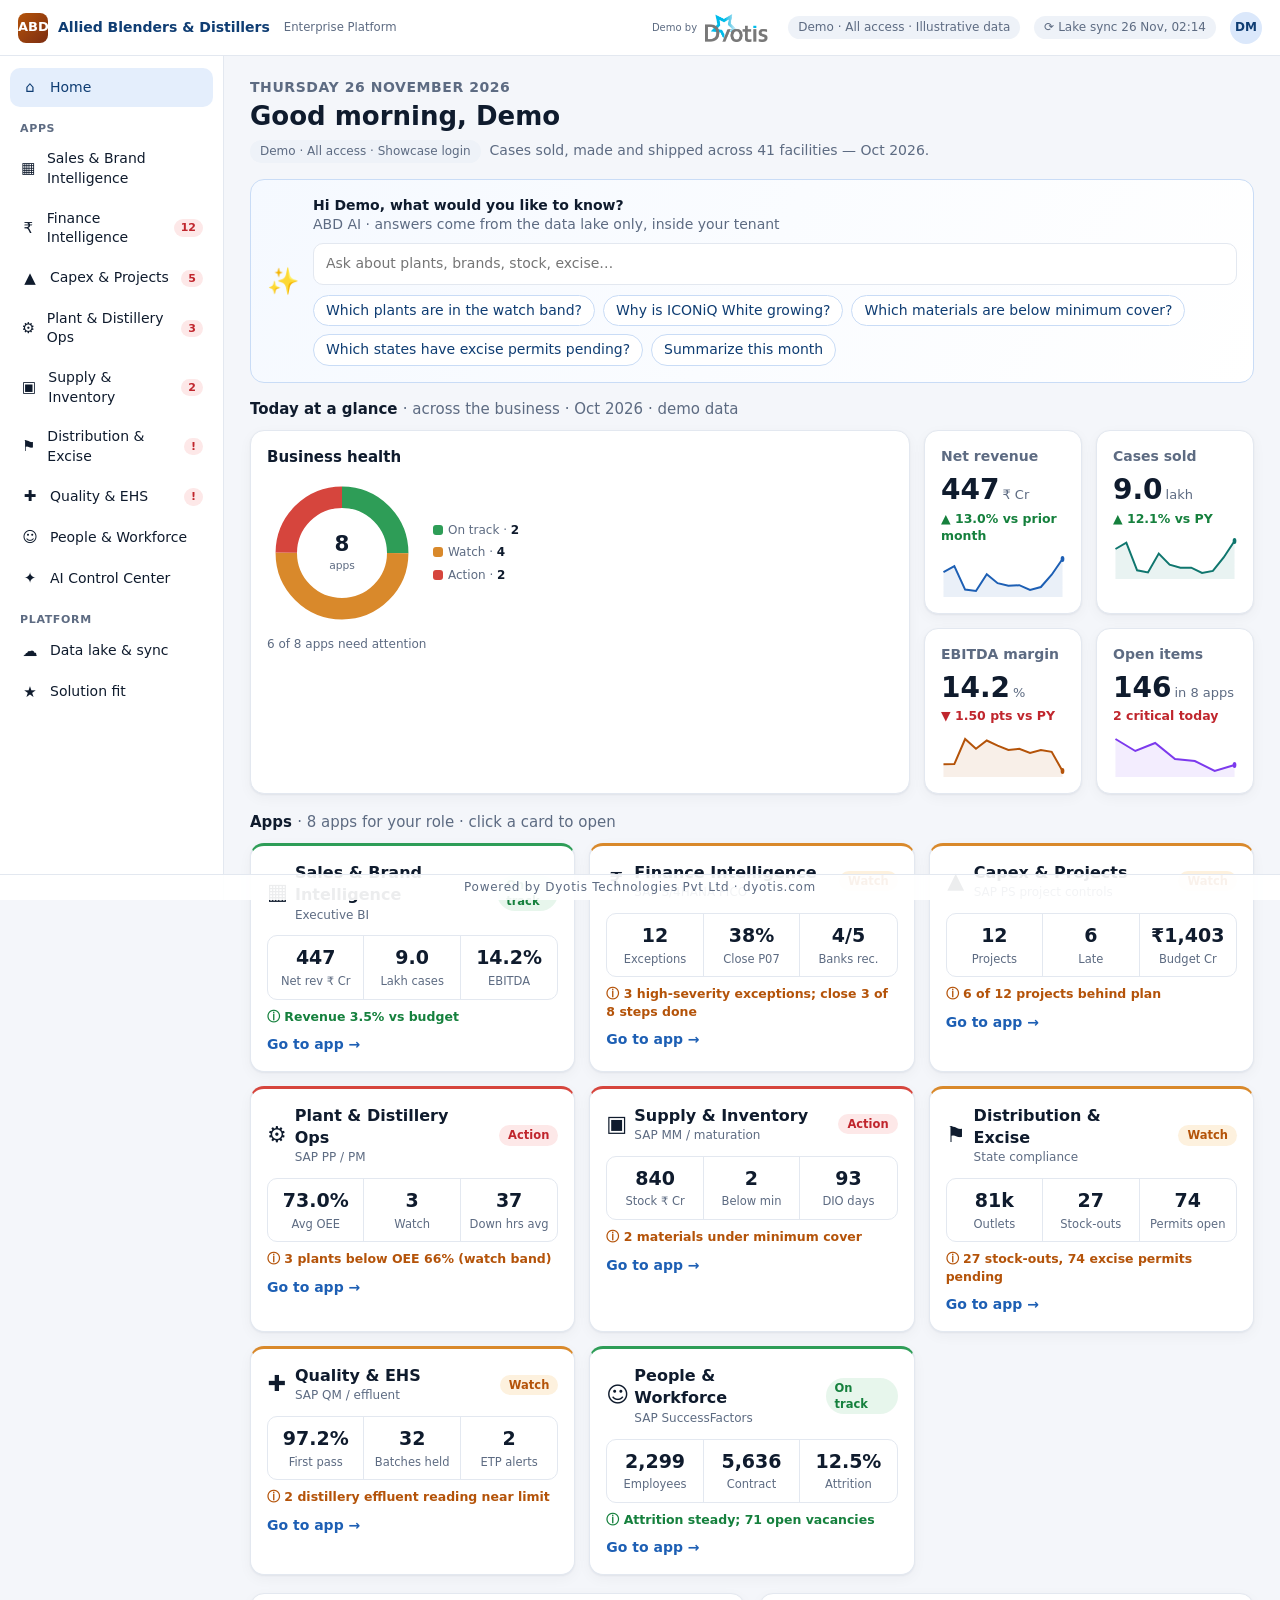
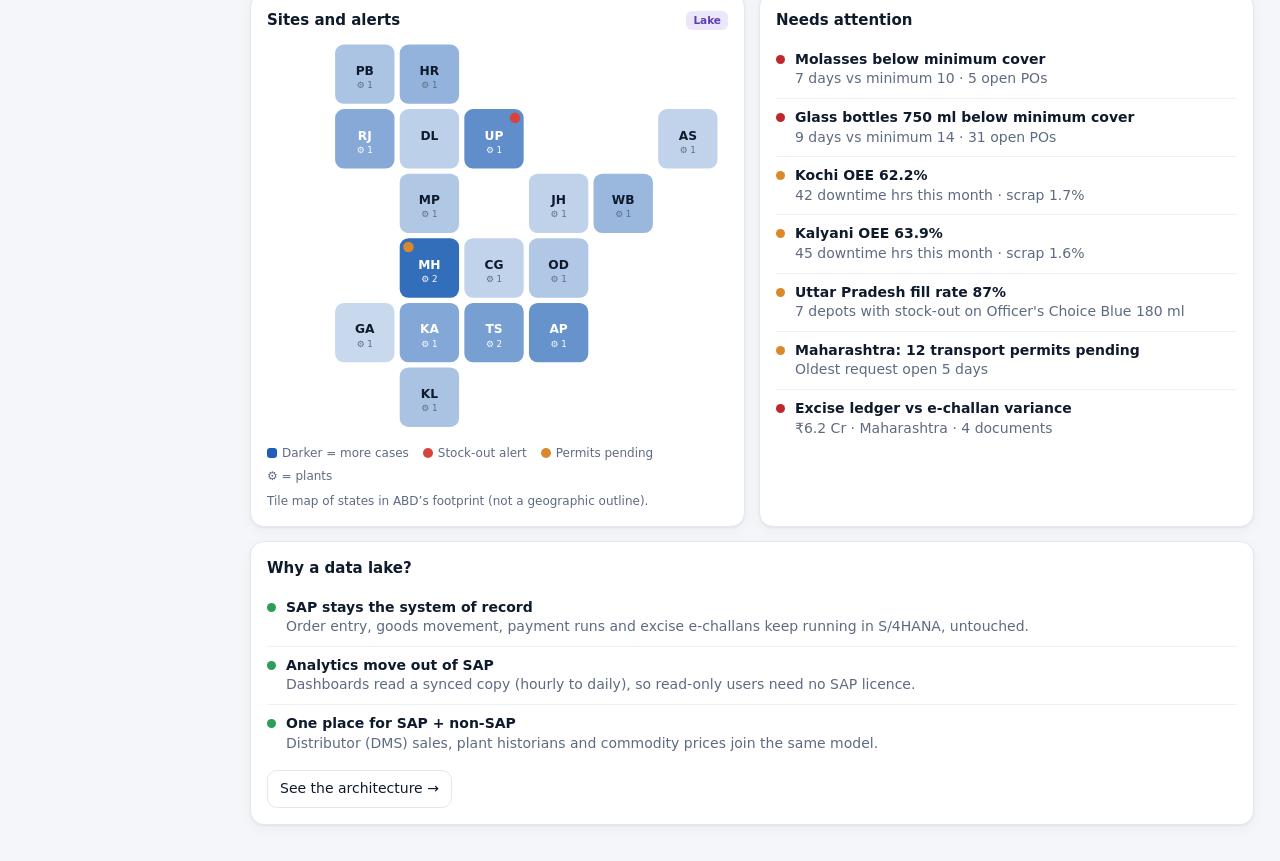
<file: index.html>
<!doctype html>
<html lang="en"><head><meta charset="utf-8"><meta name="viewport" content="width=device-width,initial-scale=1">
<title>ABD Enterprise Platform (Demo)</title>
<link rel="icon" href="data:image/svg+xml,%3Csvg xmlns='http://www.w3.org/2000/svg' viewBox='0 0 32 32'%3E%3Crect width='32' height='32' rx='8' fill='%23b45309'/%3E%3Ctext x='16' y='21' font-size='13' text-anchor='middle' fill='white' font-family='Arial' font-weight='700'%3EABD%3C/text%3E%3C/svg%3E">
<link rel="stylesheet" href="style.css?v=5"></head>
<body>
<header class="top">
  <button class="btn mob" id="burger" aria-label="Menu">☰</button>
  <div class="logo" onclick="location.hash='#/home'"><i>ABD</i>Allied Blenders &amp; Distillers<small>Enterprise Platform</small></div>
  <span class="sp"></span>
  <a class="dy" href="https://dyotis.com" target="_blank" rel="noopener" title="A Dyotis demo"><small>Demo by</small><img src="assets/dyotis-logo.png" alt="Dyotis"></a>
  <span class="chip">Demo · All access · Illustrative data</span>
  <span class="chip" title="Last successful lake sync">⟳ Lake sync 26 Nov, 02:14</span>
  <div class="avatar">DM</div>
</header>
<div class="shell"><nav class="side" id="side"></nav><main id="view"></main></div>
<a class="foot" href="https://dyotis.com" target="_blank" rel="noopener">Powered by Dyotis Technologies Pvt Ltd · dyotis.com</a>
<div id="tip"></div><div id="toast"></div>
<script src="data.js?v=2"></script><script src="app.js?v=2"></script>
</body></html>
</file>
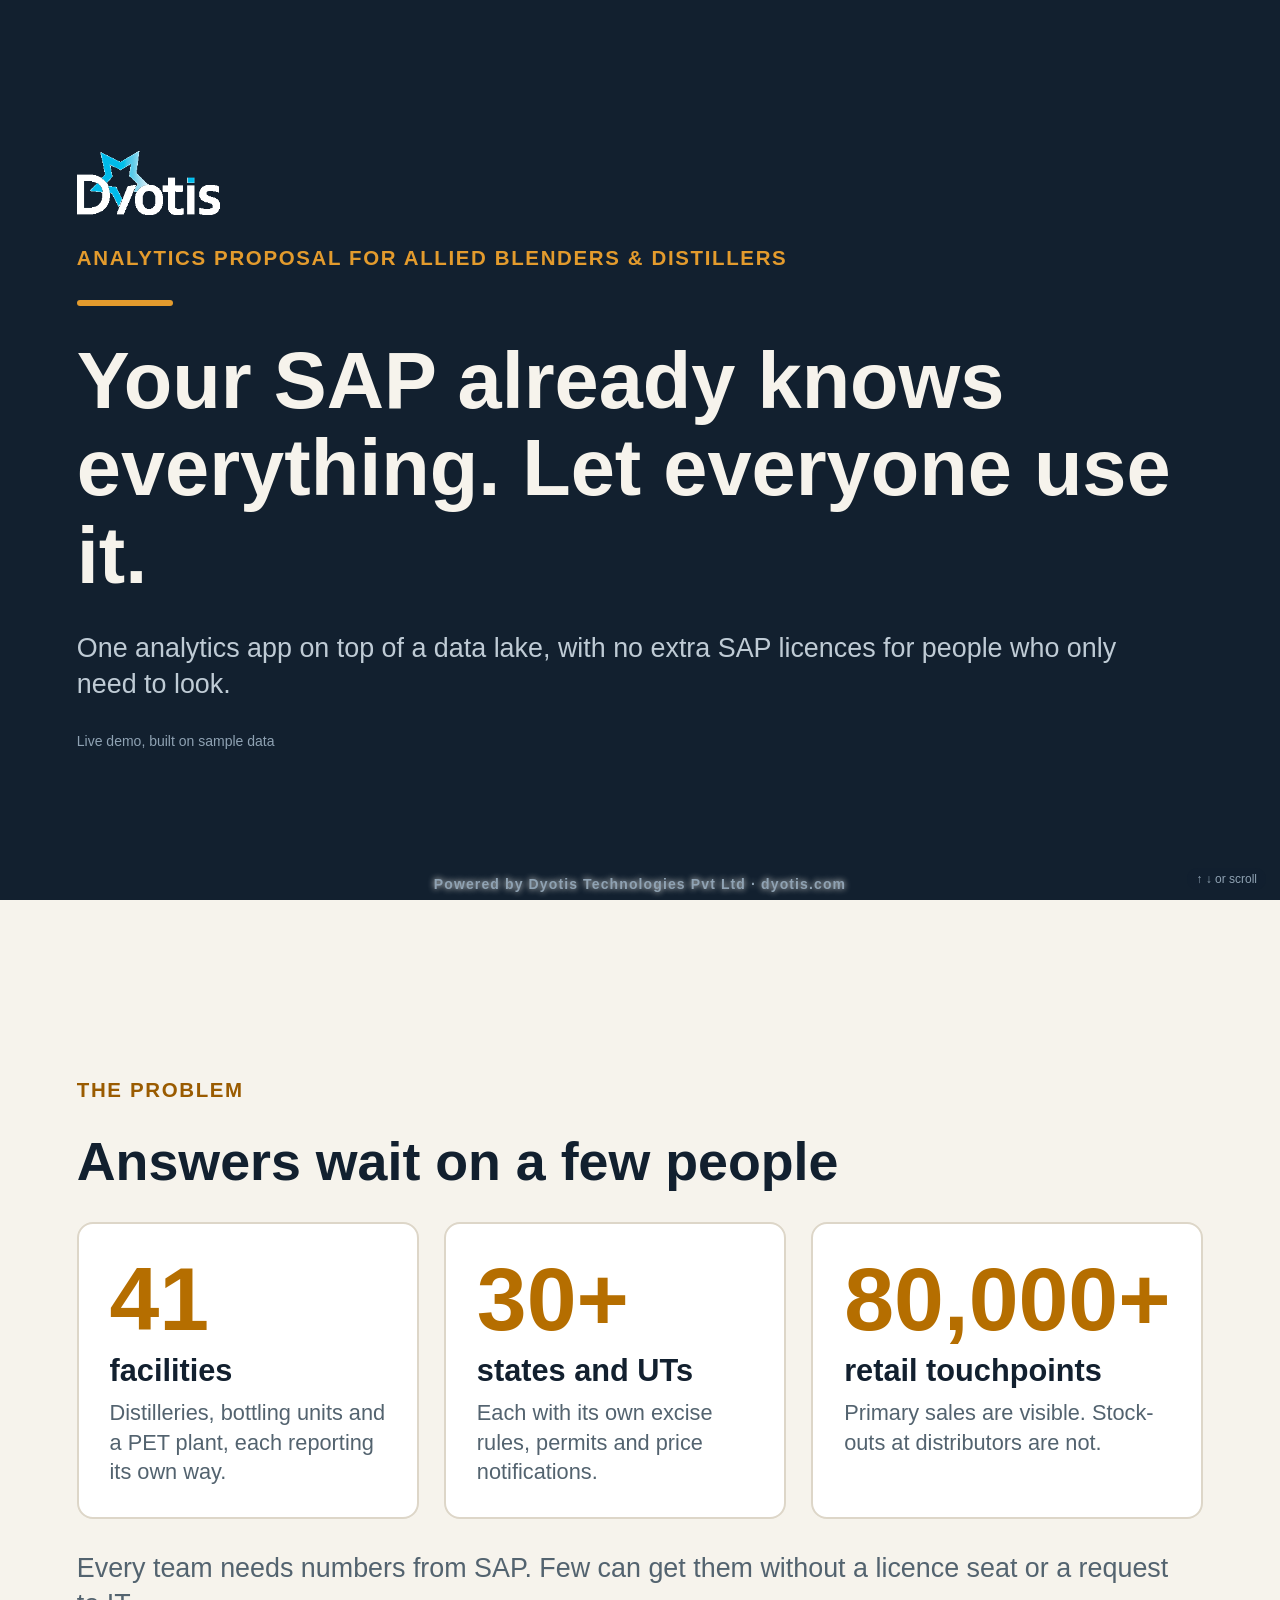
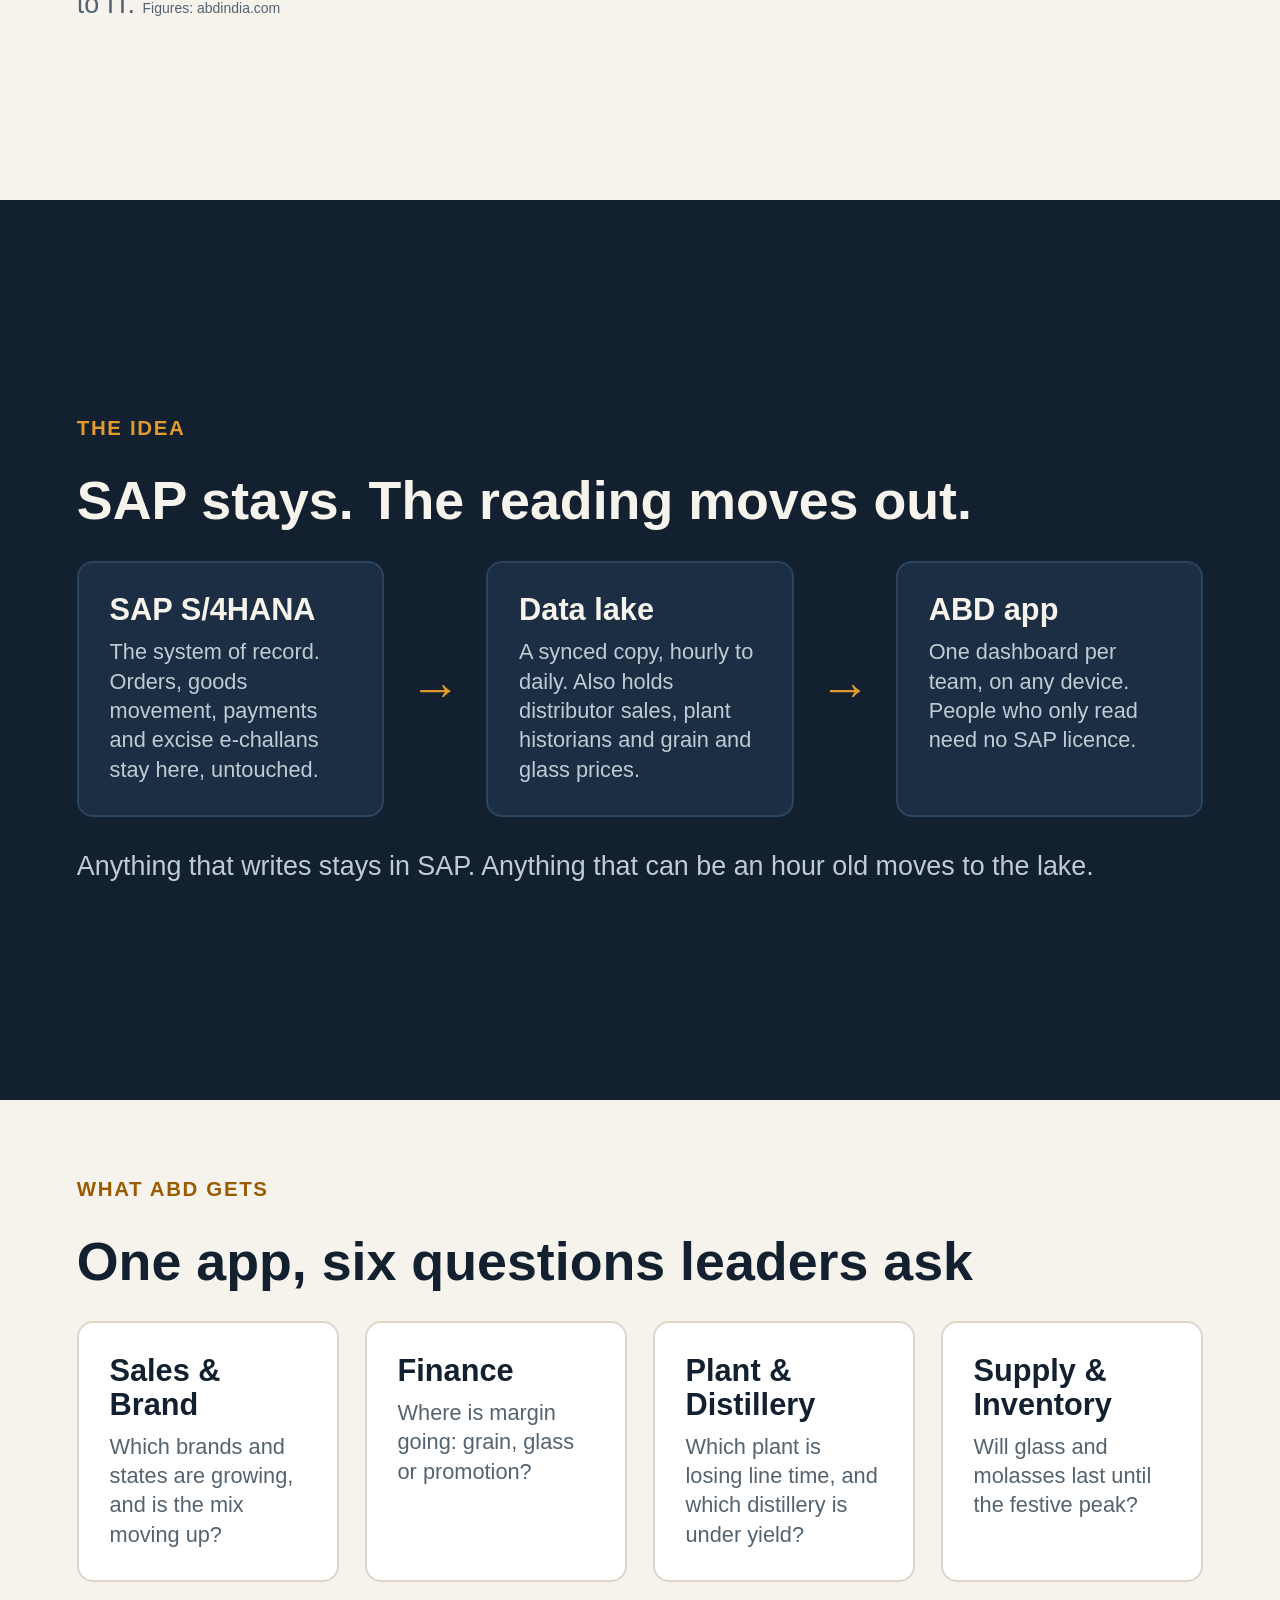
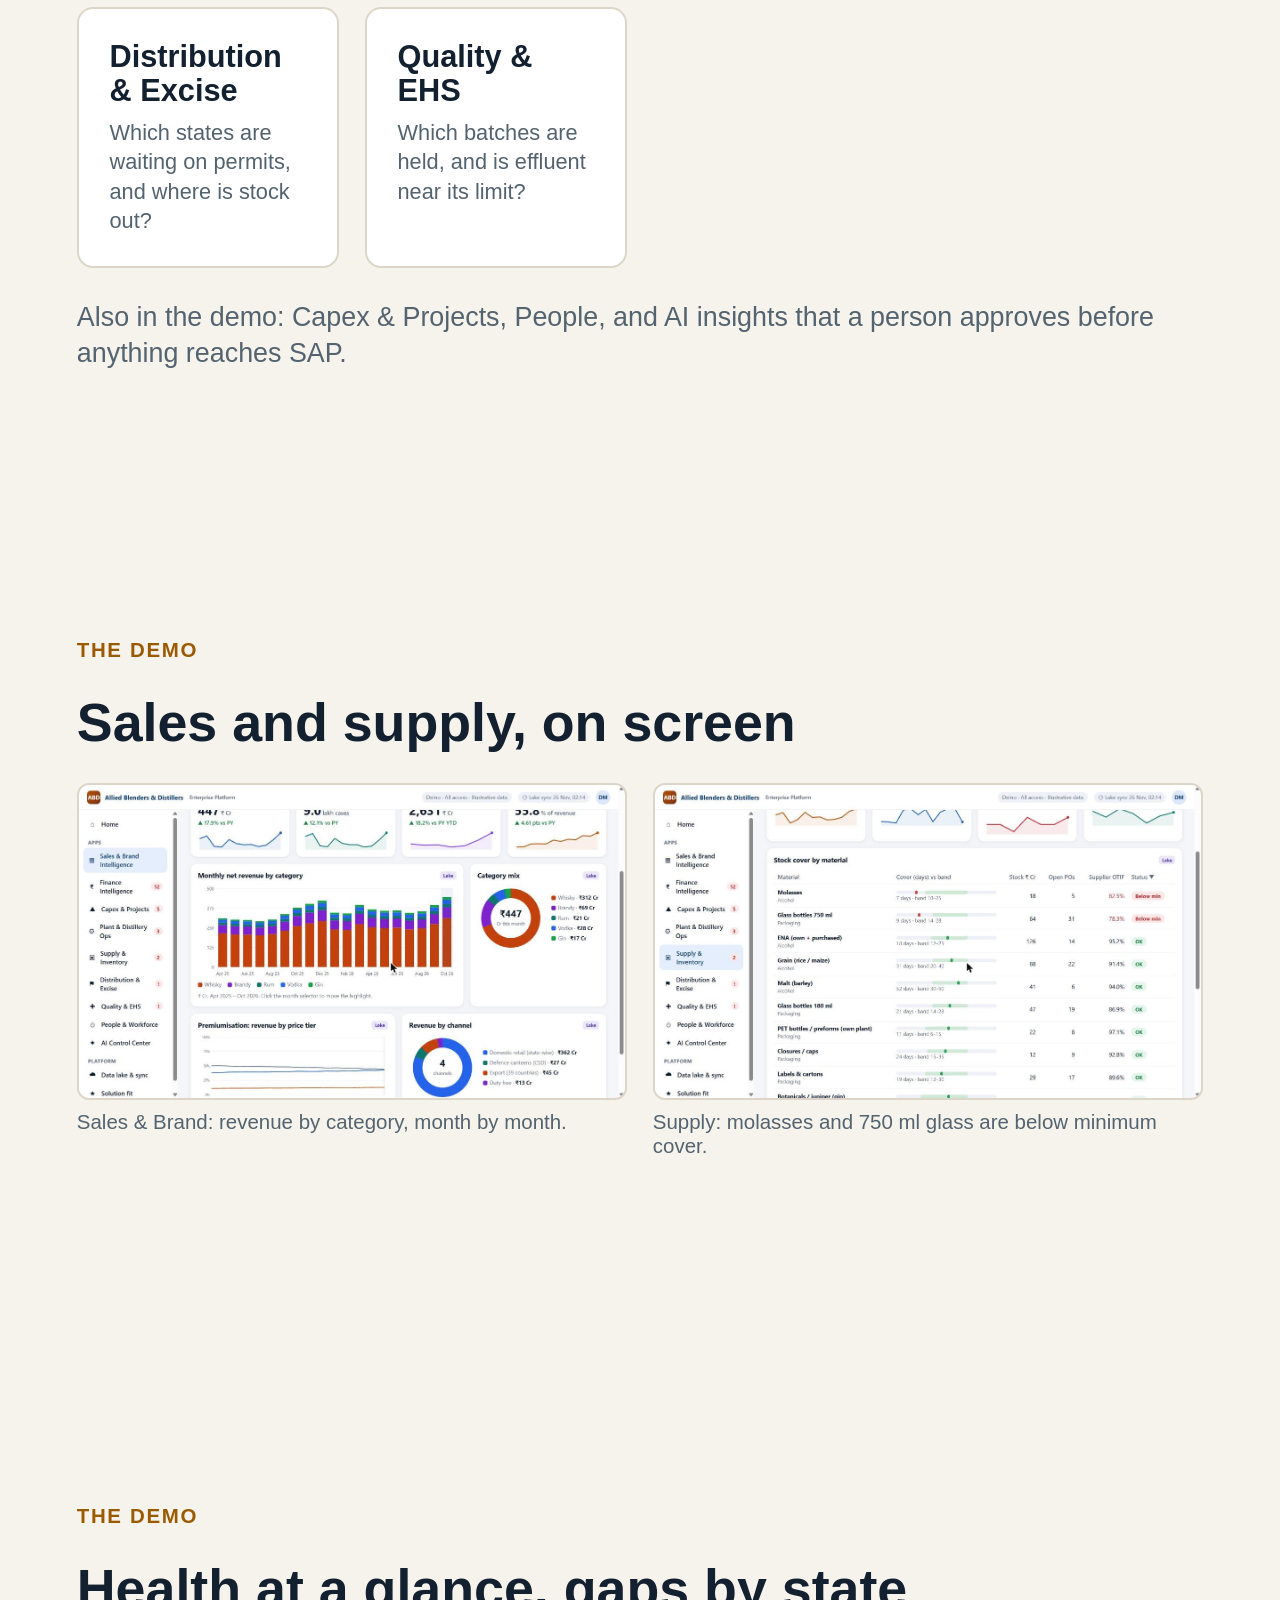
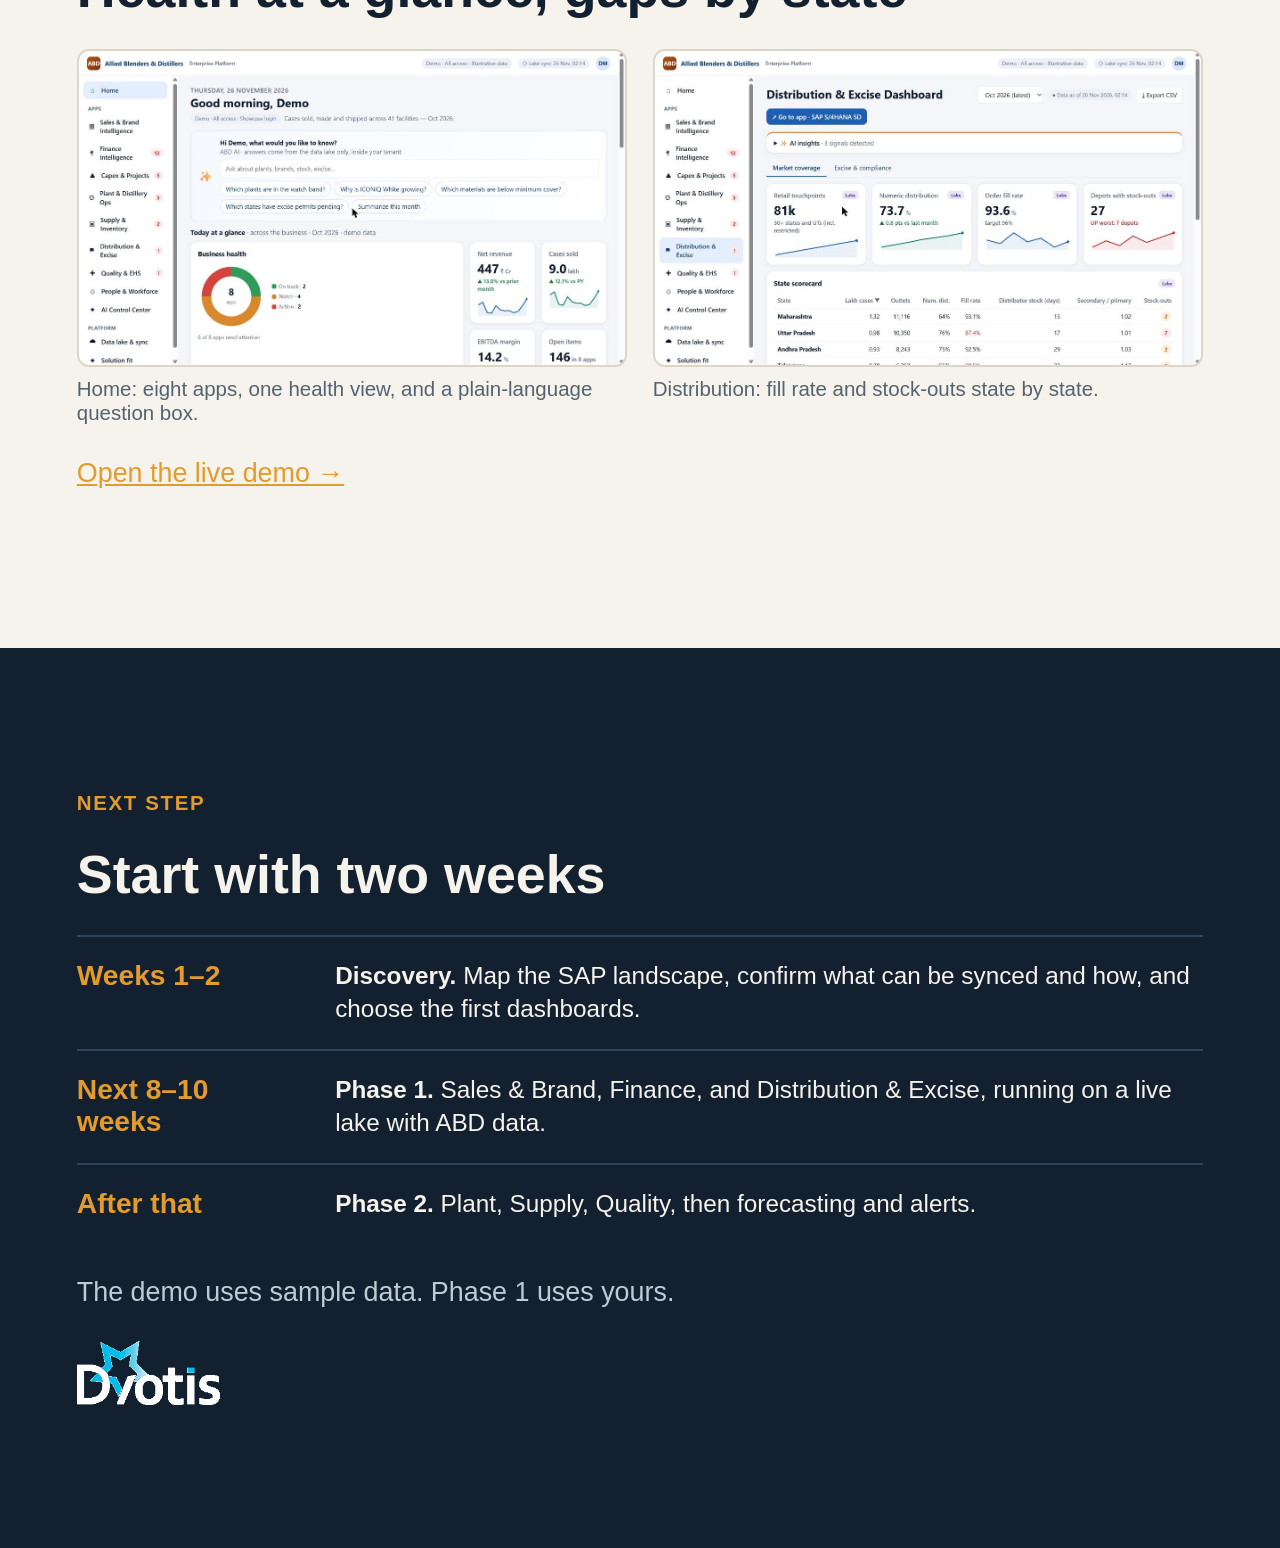
<file: pitch/index.html>
<!doctype html>
<html lang="en"><head><meta charset="utf-8"><meta name="viewport" content="width=device-width,initial-scale=1">
<title>ABD analytics pitch</title>
<style>
:root{--ink:#12202F;--paper:#F6F3EC;--accent:#E39B2D;--mute:#53636F;--soft:#BFCBD5;--line:#DDD6C8}
*{box-sizing:border-box}html{scroll-snap-type:y mandatory}body{margin:0;font-family:Inter,"Segoe UI",Arial,sans-serif;color:var(--ink);background:var(--paper)}
section{min-height:100vh;scroll-snap-align:start;padding:clamp(24px,6vw,96px);display:flex;flex-direction:column;justify-content:center;gap:clamp(16px,2.4vw,36px);background:var(--paper)}
section.dark{background:var(--ink);color:var(--paper)}
h1,h2,h3{font-family:"Space Grotesk",Inter,Arial,sans-serif;margin:0;font-weight:600;line-height:1.1}
h1{font-size:clamp(34px,6.2vw,92px)}h2{font-size:clamp(28px,4.2vw,64px)}h3{font-size:clamp(20px,2.4vw,36px)}
.eyebrow{margin:0;font-size:clamp(13px,1.6vw,22px);font-weight:600;letter-spacing:.08em;color:#9A5B00}.dark .eyebrow{color:var(--accent)}
.lede{font-size:clamp(17px,2.1vw,30px);line-height:1.35;color:var(--mute);max-width:1100px;margin:0}.dark .lede{color:var(--soft)}
.row{display:flex;gap:clamp(12px,2vw,28px);flex-wrap:wrap;align-items:stretch}
.card{flex:1 1 240px;background:#fff;border:2px solid var(--line);border-radius:16px;padding:clamp(18px,2.4vw,34px);display:flex;flex-direction:column;gap:10px}
.dark .card{background:#1B2E43;border-color:#2A4560}.card p{margin:0;font-size:clamp(15px,1.7vw,24px);line-height:1.35;color:var(--mute)}.dark .card p{color:var(--soft)}
.big{font-family:"Space Grotesk",Inter,Arial,sans-serif;font-size:clamp(44px,7vw,104px);font-weight:600;color:#B56E00;line-height:1}
.arrow{align-self:center;font-size:clamp(28px,4vw,56px);color:var(--accent)}
.grid{display:grid;grid-template-columns:repeat(auto-fit,minmax(260px,1fr));gap:clamp(12px,2vw,28px)}
figure{margin:0;flex:1 1 380px}figure img{width:100%;height:auto;border-radius:12px;border:2px solid var(--line);display:block}figcaption{margin-top:10px;font-size:clamp(14px,1.6vw,22px);color:var(--mute)}
.step{display:flex;gap:clamp(14px,3vw,40px);flex-wrap:wrap;padding:clamp(12px,1.8vw,24px) 0;border-top:2px solid #2A4560}.step b.when{flex:0 0 220px;font-family:"Space Grotesk",Inter,Arial,sans-serif;font-size:clamp(18px,2.2vw,32px);color:var(--accent)}.step p{flex:1 1 320px;margin:0;font-size:clamp(16px,1.9vw,28px);line-height:1.35}
.small{font-size:14px;color:#8FA2B3;margin:0}a{color:var(--accent)}.bar{width:96px;height:6px;background:var(--accent);border-radius:3px}
.dylogo{height:clamp(36px,5vw,64px);width:auto;align-self:flex-start}.foot{position:fixed;left:0;right:0;bottom:8px;text-align:center;font-size:14px;letter-spacing:.08em;font-weight:600;color:#8FA2B3;text-decoration:none;pointer-events:auto;z-index:5;text-shadow:0 0 6px var(--paper)}.hint{position:fixed;right:14px;bottom:10px;font-size:12px;color:#8FA2B3;background:rgba(18,32,47,.7);padding:4px 9px;border-radius:99px}
</style></head><body>

<section class="dark"><img class="dylogo" src="../assets/dyotis-logo-white.png" alt="Dyotis"><p class="eyebrow">ANALYTICS PROPOSAL FOR ALLIED BLENDERS &amp; DISTILLERS</p><div class="bar"></div>
<h1>Your SAP already knows everything. Let everyone use it.</h1>
<p class="lede">One analytics app on top of a data lake, with no extra SAP licences for people who only need to look.</p>
<p class="small">Live demo, built on sample data</p></section>

<section><p class="eyebrow">THE PROBLEM</p><h2>Answers wait on a few people</h2>
<div class="row">
<div class="card"><span class="big">41</span><h3>facilities</h3><p>Distilleries, bottling units and a PET plant, each reporting its own way.</p></div>
<div class="card"><span class="big">30+</span><h3>states and UTs</h3><p>Each with its own excise rules, permits and price notifications.</p></div>
<div class="card"><span class="big">80,000+</span><h3>retail touchpoints</h3><p>Primary sales are visible. Stock-outs at distributors are not.</p></div></div>
<p class="lede">Every team needs numbers from SAP. Few can get them without a licence seat or a request to IT. <span class="small" style="color:var(--mute)">Figures: abdindia.com</span></p></section>

<section class="dark"><p class="eyebrow">THE IDEA</p><h2>SAP stays. The reading moves out.</h2>
<div class="row"><div class="card"><h3>SAP S/4HANA</h3><p>The system of record. Orders, goods movement, payments and excise e-challans stay here, untouched.</p></div><span class="arrow">→</span>
<div class="card"><h3>Data lake</h3><p>A synced copy, hourly to daily. Also holds distributor sales, plant historians and grain and glass prices.</p></div><span class="arrow">→</span>
<div class="card"><h3>ABD app</h3><p>One dashboard per team, on any device. People who only read need no SAP licence.</p></div></div>
<p class="lede">Anything that writes stays in SAP. Anything that can be an hour old moves to the lake.</p></section>

<section><p class="eyebrow">WHAT ABD GETS</p><h2>One app, six questions leaders ask</h2>
<div class="grid">
<div class="card"><h3>Sales &amp; Brand</h3><p>Which brands and states are growing, and is the mix moving up?</p></div>
<div class="card"><h3>Finance</h3><p>Where is margin going: grain, glass or promotion?</p></div>
<div class="card"><h3>Plant &amp; Distillery</h3><p>Which plant is losing line time, and which distillery is under yield?</p></div>
<div class="card"><h3>Supply &amp; Inventory</h3><p>Will glass and molasses last until the festive peak?</p></div>
<div class="card"><h3>Distribution &amp; Excise</h3><p>Which states are waiting on permits, and where is stock out?</p></div>
<div class="card"><h3>Quality &amp; EHS</h3><p>Which batches are held, and is effluent near its limit?</p></div></div>
<p class="lede">Also in the demo: Capex &amp; Projects, People, and AI insights that a person approves before anything reaches SAP.</p></section>

<section><p class="eyebrow">THE DEMO</p><h2>Sales and supply, on screen</h2>
<div class="row"><figure><img src="img/sales.jpg" alt="Sales and brand dashboard"><figcaption>Sales &amp; Brand: revenue by category, month by month.</figcaption></figure>
<figure><img src="img/supply.jpg" alt="Supply and inventory dashboard"><figcaption>Supply: molasses and 750 ml glass are below minimum cover.</figcaption></figure></div></section>

<section><p class="eyebrow">THE DEMO</p><h2>Health at a glance, gaps by state</h2>
<div class="row"><figure><img src="img/home.jpg" alt="Home screen"><figcaption>Home: eight apps, one health view, and a plain-language question box.</figcaption></figure>
<figure><img src="img/distribution.jpg" alt="Distribution and excise dashboard"><figcaption>Distribution: fill rate and stock-outs state by state.</figcaption></figure></div>
<p class="lede"><a href="../">Open the live demo →</a></p></section>

<section class="dark"><p class="eyebrow">NEXT STEP</p><h2>Start with two weeks</h2>
<div><div class="step"><b class="when">Weeks 1–2</b><p><b>Discovery.</b> Map the SAP landscape, confirm what can be synced and how, and choose the first dashboards.</p></div>
<div class="step"><b class="when">Next 8–10 weeks</b><p><b>Phase 1.</b> Sales &amp; Brand, Finance, and Distribution &amp; Excise, running on a live lake with ABD data.</p></div>
<div class="step"><b class="when">After that</b><p><b>Phase 2.</b> Plant, Supply, Quality, then forecasting and alerts.</p></div></div>
<p class="lede">The demo uses sample data. Phase 1 uses yours.</p><img class="dylogo" src="../assets/dyotis-logo-white.png" alt="Dyotis"></section>

<a class="foot" href="https://dyotis.com" target="_blank" rel="noopener">Powered by Dyotis Technologies Pvt Ltd · dyotis.com</a>
<div class="hint">↑ ↓ or scroll</div>
</body></html>
</file>
<file: style.css>
:root{--bg:#f4f6fa;--card:#fff;--ink:#0f1b2d;--mute:#5d6b82;--line:#e3e8f0;--pri:#0f3d73;--pri2:#1d5fb4;--amber:#b45309;--good:#15803d;--warn:#b45309;--bad:#c0262d;--goodbg:#e7f6ec;--warnbg:#fdf1de;--badbg:#fde8e8;--r:14px;--sh:0 1px 2px rgba(15,27,45,.06),0 4px 14px rgba(15,27,45,.04)}
*{box-sizing:border-box}html,body{margin:0}body{font-family:Inter,"Segoe UI",system-ui,sans-serif;background:var(--bg);color:var(--ink);font-size:14px;line-height:1.4}
button,select,input{font:inherit;color:inherit}
.top{position:sticky;top:0;z-index:20;height:56px;background:#fff;border-bottom:1px solid var(--line);display:flex;align-items:center;gap:14px;padding:0 18px}
.logo{display:flex;align-items:center;gap:10px;font-weight:700;color:var(--pri);cursor:pointer}
.logo i{width:30px;height:30px;border-radius:8px;background:linear-gradient(135deg,#b45309,#7c2d12);display:grid;place-items:center;color:#fff;font-style:normal;font-size:13px}
.logo small{font-weight:500;color:var(--mute);margin-left:4px}
.sp{flex:1}.chip{display:inline-flex;align-items:center;gap:6px;padding:3px 10px;border-radius:99px;background:#eef2f8;color:var(--mute);font-size:12px;white-space:nowrap}
.avatar{width:32px;height:32px;border-radius:50%;background:#dbe8fb;color:var(--pri);display:grid;place-items:center;font-weight:700;font-size:12px}
.shell{display:flex;min-height:calc(100vh - 56px)}
.side{width:224px;flex:none;background:#fff;border-right:1px solid var(--line);padding:12px 10px;position:sticky;top:56px;height:calc(100vh - 56px);overflow:auto}
.side a{display:flex;align-items:center;gap:10px;padding:9px 10px;border-radius:10px;color:var(--ink);text-decoration:none;margin-bottom:2px;font-weight:500}
.side a:hover{background:#f0f4fa}.side a.on{background:#e4eefc;color:var(--pri)}
.side a b{margin-left:auto;background:var(--badbg);color:var(--bad);border-radius:99px;font-size:11px;padding:1px 7px}
.side h6{margin:14px 10px 4px;font-size:11px;letter-spacing:.06em;color:var(--mute);text-transform:uppercase}
.ic{width:20px;text-align:center;font-size:15px}
main{flex:1;min-width:0;padding:22px 26px 60px;max-width:1280px}
h1{font-size:26px;margin:0 0 4px}h2{font-size:15px;margin:0}.sub{color:var(--mute)}
.head{display:flex;flex-wrap:wrap;align-items:center;gap:10px;margin-bottom:16px}
.head h1{margin-right:auto}
select,.btn{border:1px solid var(--line);background:#fff;border-radius:10px;padding:8px 12px;cursor:pointer}
.btn.pri{background:var(--pri2);border-color:var(--pri2);color:#fff;font-weight:600}
.grid{display:grid;gap:14px}.g2{grid-template-columns:repeat(2,minmax(0,1fr))}.g3{grid-template-columns:repeat(3,minmax(0,1fr))}.g4{grid-template-columns:repeat(4,minmax(0,1fr))}.g32{grid-template-columns:2fr 1fr}
.card{background:var(--card);border:1px solid var(--line);border-radius:var(--r);padding:16px;box-shadow:var(--sh);min-width:0}
.card .ch{display:flex;align-items:center;gap:8px;margin-bottom:10px}.card .ch .sp{flex:1}
.tag{font-size:10.5px;font-weight:700;padding:2px 7px;border-radius:6px;background:#e0f0f5;color:#0b6b82}.tag.lake{background:#ece6fb;color:#5b3fb5}.tag.sap{background:#e0f0f5;color:#0b6b82}
.kpi .l{color:var(--mute);font-weight:600;display:flex;justify-content:space-between;align-items:center}
.kpi .v{font-size:28px;font-weight:700;margin:4px 0 0}.kpi .v small{font-size:13px;font-weight:500;color:var(--mute);margin-left:3px}
.d{font-size:12.5px;font-weight:600}.d.up{color:var(--good)}.d.dn{color:var(--bad)}.d.nu{color:var(--mute)}
.spark{display:block;width:100%;height:46px;margin-top:6px}
.pill{display:inline-block;font-size:11.5px;font-weight:700;padding:2px 9px;border-radius:99px}
.pill.good{background:var(--goodbg);color:var(--good)}.pill.warn{background:var(--warnbg);color:var(--warn)}.pill.bad{background:var(--badbg);color:var(--bad)}.pill.mute{background:#eef2f8;color:var(--mute)}
.tabs{display:flex;gap:4px;margin:0 0 14px;border-bottom:1px solid var(--line);overflow:auto}
.tabs button{background:none;border:0;border-bottom:2px solid transparent;padding:9px 14px;cursor:pointer;font-weight:600;color:var(--mute);white-space:nowrap}
.tabs button.on{color:var(--pri);border-color:var(--pri2)}
table{width:100%;border-collapse:collapse;font-size:13px}th{text-align:left;color:var(--mute);font-weight:600;padding:8px 8px;border-bottom:1px solid var(--line);cursor:pointer;white-space:nowrap;user-select:none}
td{padding:8px;border-bottom:1px solid #eef1f6}tr:last-child td{border:0}td.n,th.n{text-align:right}tbody tr:hover{background:#f8fafd}
.scroll{overflow:auto}
.hb{display:grid;grid-template-columns:150px 1fr 74px;gap:10px;align-items:center;margin:7px 0;font-size:13px}.hb .t{height:10px;background:#eef2f8;border-radius:99px;overflow:hidden}.hb .t i{display:block;height:100%;border-radius:99px}.hb span:last-child{text-align:right;font-weight:600}
.leg{display:flex;flex-wrap:wrap;gap:6px 14px;margin-top:8px;font-size:12px;color:var(--mute)}.leg i{display:inline-block;width:10px;height:10px;border-radius:3px;margin-right:5px;vertical-align:-1px}
.chart{width:100%;height:auto;display:block}.chart text{font-size:11px;fill:#5d6b82}
.hero{border:1px solid #c9dcf6;background:linear-gradient(120deg,#f5f9ff,#fff);border-radius:var(--r);padding:16px;margin-bottom:16px;display:flex;gap:14px;flex-wrap:wrap;align-items:center}
.hero .q{flex:1;min-width:260px}.hero input{width:100%;border:1px solid var(--line);border-radius:10px;padding:10px 12px;background:#fff}
.chips{display:flex;flex-wrap:wrap;gap:8px;margin-top:10px}.chips button{border:1px solid #c9dcf6;background:#fff;border-radius:99px;padding:5px 12px;cursor:pointer;color:var(--pri)}
.ans{margin-top:12px;background:#fff;border:1px solid var(--line);border-radius:10px;padding:12px 14px}
.appcard{cursor:pointer;border-top:3px solid var(--pri2);transition:.15s}.appcard:hover{transform:translateY(-2px)}.appcard.warn{border-top-color:#d9892b}.appcard.bad{border-top-color:#d6453d}.appcard.good{border-top-color:#2e9d57}
.mini{display:grid;grid-template-columns:repeat(3,1fr);border:1px solid var(--line);border-radius:10px;margin:12px 0 8px}.mini div{padding:8px;text-align:center;border-right:1px solid var(--line)}.mini div:last-child{border:0}.mini b{display:block;font-size:19px}.mini span{font-size:11.5px;color:var(--mute)}
.note{font-size:12px;color:var(--mute);margin-top:8px}
.list .it{display:flex;gap:10px;padding:9px 0;border-bottom:1px solid #eef1f6}.list .it:last-child{border:0}.dot{width:9px;height:9px;border-radius:50%;margin-top:5px;flex:none}
.dot.bad{background:var(--bad)}.dot.warn{background:#d9892b}.dot.good{background:#2e9d57}
.flow{display:flex;align-items:stretch;gap:8px;flex-wrap:wrap}.flow .bx{flex:1;min-width:150px;border:1px solid var(--line);border-radius:12px;padding:12px;background:#fff}.flow .bx b{display:block;margin-bottom:4px}.flow .ar{align-self:center;color:var(--mute);font-size:22px}
.bx.sap{border-color:#9fd0dd;background:#f1fafc}.bx.lk{border-color:#cdbff2;background:#f7f4fe}.bx.ap{border-color:#bcd4f5;background:#f4f8ff}
.bar{height:8px;background:#eef2f8;border-radius:9px;position:relative}.bar i{position:absolute;top:0;bottom:0;border-radius:9px}
#tip{position:fixed;pointer-events:none;background:#0f1b2d;color:#fff;padding:7px 10px;border-radius:8px;font-size:12px;z-index:99;display:none;max-width:260px;box-shadow:0 6px 20px rgba(0,0,0,.25)}
#toast{position:fixed;bottom:22px;left:50%;transform:translateX(-50%);background:#0f1b2d;color:#fff;padding:10px 16px;border-radius:10px;display:none;z-index:99;max-width:90vw}
.fit td:first-child{font-weight:600}.mob{display:none}
@media(max-width:1000px){.g4{grid-template-columns:repeat(2,1fr)}.g3{grid-template-columns:repeat(2,1fr)}.g32{grid-template-columns:1fr}}
@media(max-width:760px){.side{display:none;position:fixed;z-index:30;top:56px;left:0;height:calc(100vh - 56px)}.side.open{display:block}.mob{display:inline-block}main{padding:16px 14px 50px}.g2,.g3,.g4{grid-template-columns:1fr}.hb{grid-template-columns:110px 1fr 64px}.top .chip{display:none}}
.grid.g2>.card:nth-child(3){grid-column:1/-1}

.dy{display:flex;align-items:center;gap:8px;text-decoration:none;color:var(--mute);font-size:12px;margin-right:6px}.dy img{height:28px;width:auto;display:block}@media(max-width:700px){.dy small{display:none}}
.foot{position:fixed;left:0;right:0;bottom:0;z-index:5;text-align:center;font-size:12px;letter-spacing:.06em;color:var(--mute);background:rgba(255,255,255,.92);border-top:1px solid var(--line,#e5e7eb);padding:4px 0;text-decoration:none}main{padding-bottom:36px}
</file>
